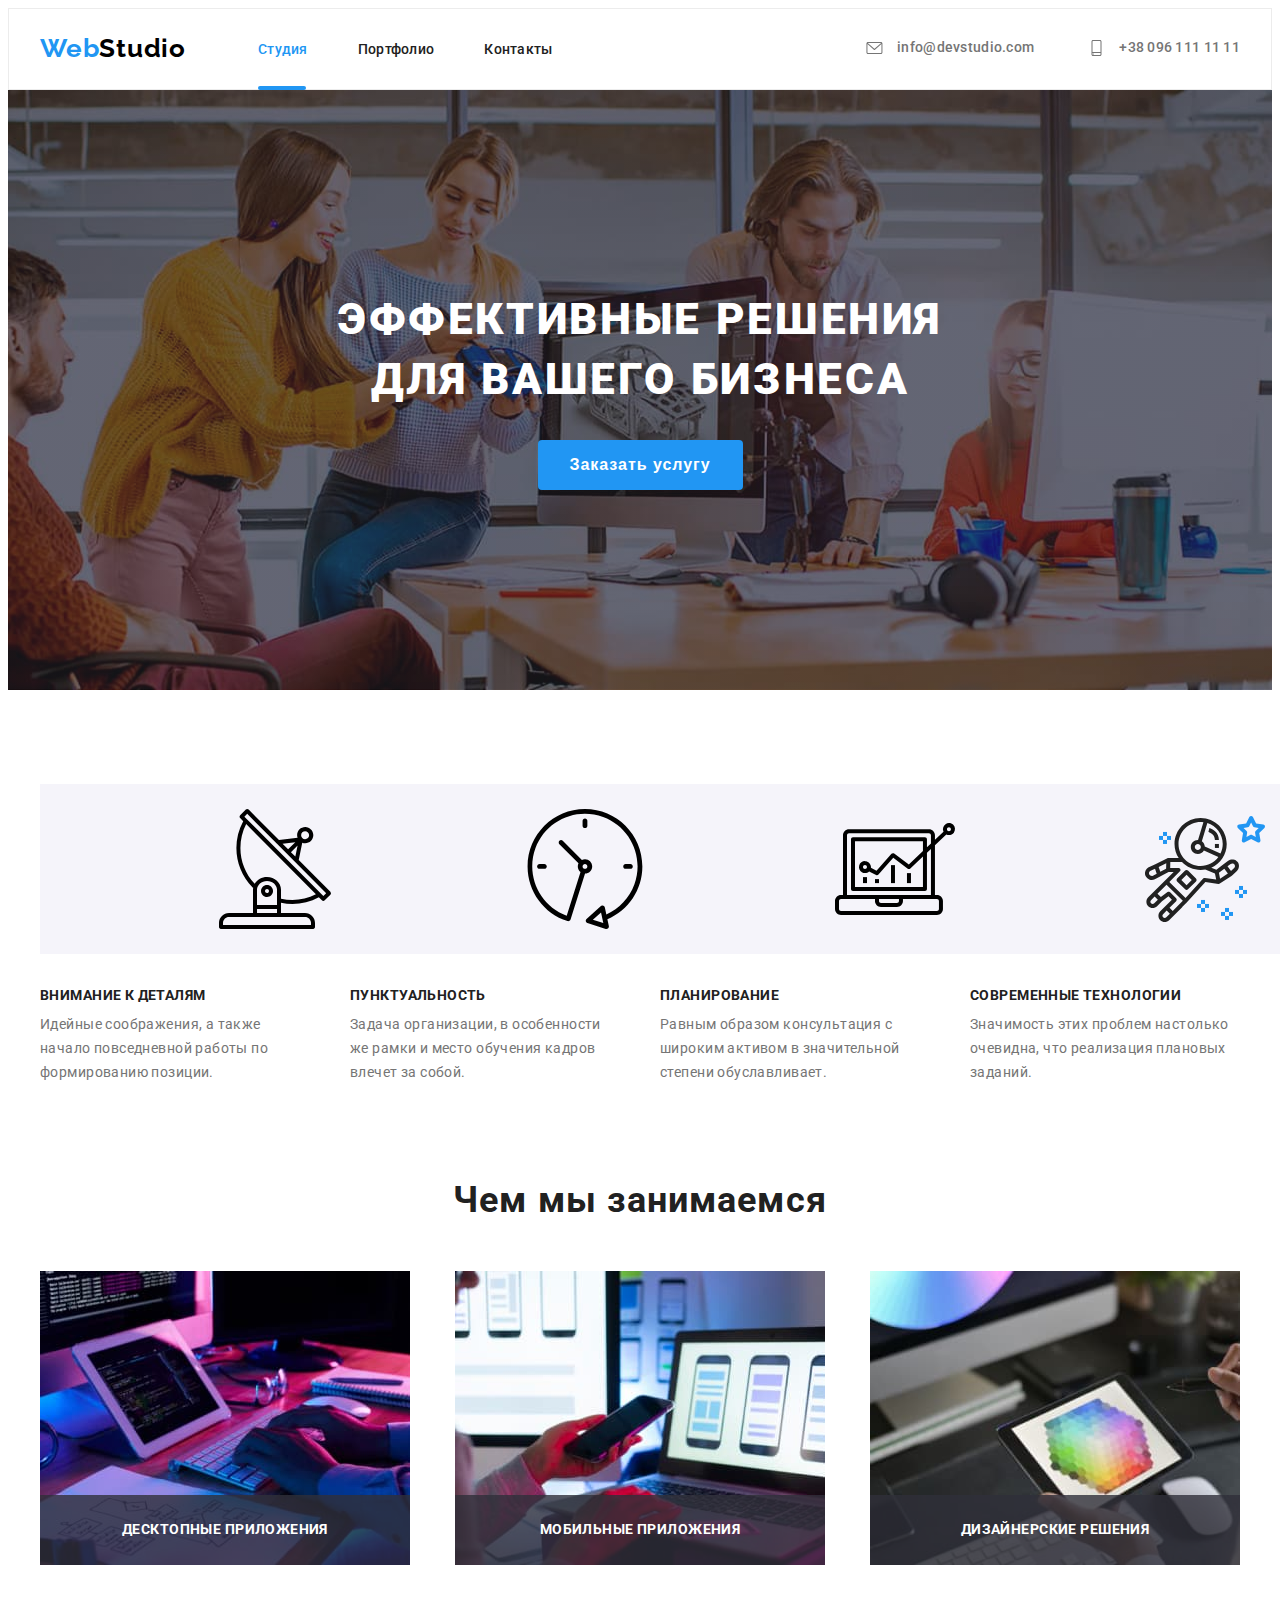
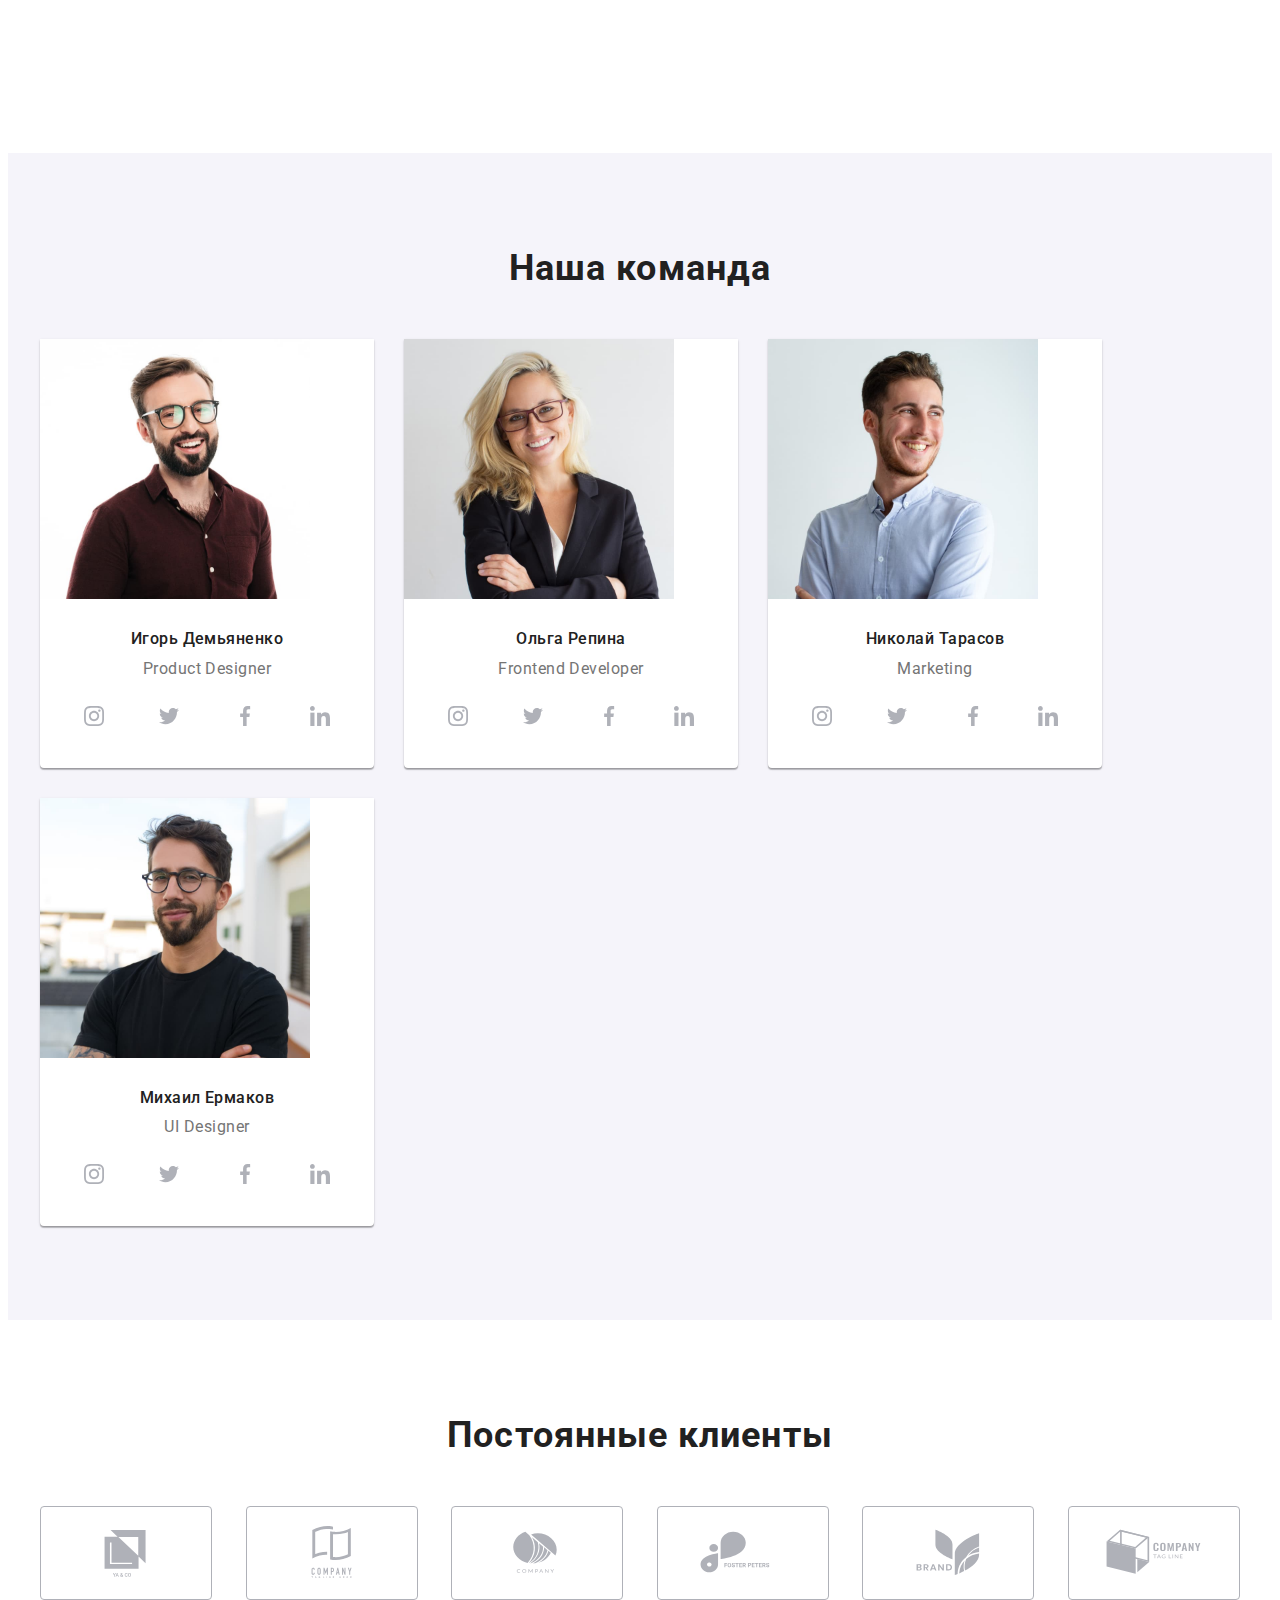
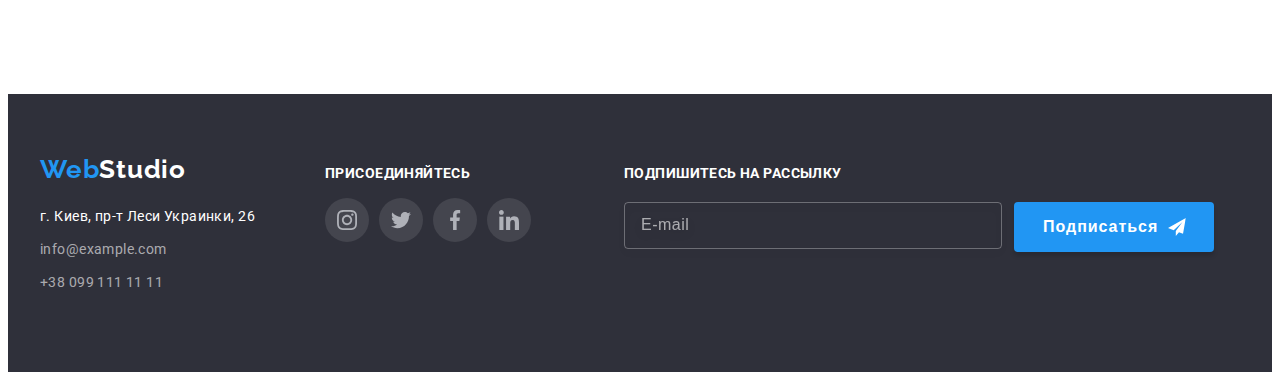
<file: index.html>
<!DOCTYPE html>
<html lang="ru">
  <head>
    <meta charset="UTF-8" />
    <meta http-equiv="X-UA-Compatible" content="IE=edge" />
    <meta name="viewport" content="width=device-width, initial-scale=1.0" />
    <title>Студия</title>
    <link rel="preconnect" href="https://fonts.gstatic.com" />
    <link
      href="https://fonts.googleapis.com/css2?family=Raleway:wght@700&family=Roboto:wght@400;500;700;900&display=swap"
      rel="stylesheet"
    />
    <link
      rel="stylesheet"
      href="https://cdnjs.cloudflare.com/ajax/libs/modern-normalize/1.1.0/modern-normalize.min.css"
      integrity="sha512-wpPYUAdjBVSE4KJnH1VR1HeZfpl1ub8YT/NKx4PuQ5NmX2tKuGu6U/JRp5y+Y8XG2tV+wKQpNHVUX03MfMFn9Q=="
      crossorigin="anonymous"
      referrerpolicy="no-referrer"
    />
    <link rel="stylesheet" href="./css/main.min.css" />
  </head>
  <body>
    <header class="header">
      <div class="container header-container">
        <a class="logo header__logo link" href="./index.html" lang="en"
          ><span class="logo_color">Web</span>Studio</a
        >
        <nav class="navigation">
          <ul class="menu list">
            <li class="menu__item">
              <a class="menu__item-link link menu__item-link_current" href="./index.html">Студия</a>
            </li>
            <li class="menu__item">
              <a class="menu__item-link link" href="./portfolio.html">Портфолио</a>
            </li>
            <li class="menu__item">
              <a class="menu__item-link link" href="#">Контакты</a>
            </li>
          </ul>
        </nav>
        <ul class="contacts header__contacts list">
          <li class="contacts__item">
            <a class="contacts__link link" href="mailto:info@devstudio.com"
              ><svg class="contacts__icon" height="12">
                <use href="./images/icons.svg#icon-mail"></use>
              </svg>
              info@devstudio.com</a
            >
          </li>
          <li class="contacts__item">
            <a class="contacts__link link" href="tel:+380961111111">
              <svg class="contacts__icon" height="16">
                <use href="./images/icons.svg#icon-smartphone"></use>
              </svg>
              +38 096 111 11 11</a
            >
          </li>
        </ul>
      </div>
    </header>
    <main>
      <!-- hero -->
      <section class="hero">
        <div class="container">
          <div class="hero-item">
            <h1 class="hero__heading">Эффективные решения для вашего бизнеса</h1>
            <button class="modal-btn button" type="button" data-modal-open>Заказать услугу</button>
          </div>
        </div>
      </section>
      <!-- our virtues -->
      <section class="virtues">
        <div class="container section">
          <h2 class="vizually_hidden">Наши достоинства</h2>
          <ul class="virtues-list list">
            <li class="virtues__item">
              <svg class="virtues__icon" height="70">
                <use href="./images/icons.svg#icon-antenna"></use>
              </svg>
              <h3 class="virtues__caption">Внимание к деталям</h3>
              <p class="virtues__slogan">
                Идейные соображения, а также начало повседневной работы по формированию позиции.
              </p>
            </li>
            <li class="virtues__item">
              <svg class="virtues__icon" height="70">
                <use href="./images/icons.svg#icon-clock"></use>
              </svg>
              <h3 class="virtues__caption">Пунктуальность</h3>
              <p class="virtues__slogan">
                Задача организации, в особенности же рамки и место обучения кадров влечет за собой.
              </p>
            </li>
            <li class="virtues__item">
              <svg class="virtues__icon" height="70">
                <use href="./images/icons.svg#icon-diagram"></use>
              </svg>
              <h3 class="virtues__caption">Планирование</h3>
              <p class="virtues__slogan">
                Равным образом консультация с широким активом в значительной степени обуславливает.
              </p>
            </li>
            <li class="virtues__item">
              <svg class="virtues__icon" height="70">
                <use href="./images/icons.svg#icon-astronaut"></use>
              </svg>
              <h3 class="virtues__caption">Современные технологии</h3>
              <p class="virtues__slogan">
                Значимость этих проблем настолько очевидна, что реализация плановых заданий.
              </p>
            </li>
          </ul>
        </div>
      </section>
      <!-- What are we doing -->
      <section class="direction">
        <div class="container section exception">
          <h2 class="direction-heading">Чем мы занимаемся</h2>
          <ul class="direction-list list">
            <li class="direction-item">
              <img
                class="direction-img"
                src="./images/tablet.jpg"
                alt="Программирование"
                width="370"
                height="294"
              />
              <p class="direction-working">Десктопные приложения</p>
            </li>
            <li class="direction-item">
              <img
                class="direction-img"
                src="./images/devices.jpg"
                alt="Адаптация под мобильные устройства"
                width="370"
                height="294"
              />
              <p class="direction-working">Мобильные приложения</p>
            </li>
            <li class="direction-item">
              <img
                class="direction-img"
                src="./images/palette.jpg"
                alt="Графический дизайн"
                width="370"
                height="294"
              />
              <p class="direction-working">Дизайнерские решения</p>
            </li>
          </ul>
        </div>
      </section>
      <!-- Our team -->
      <section class="team-section">
        <div class="container section">
          <h2 class="team-section-heading">Наша команда</h2>
          <ul class="team-list list">
            <li class="team-members">
              <img
                class="team-members-img"
                src="./images/igor_demyanenko.jpg"
                alt="Игорь Демьяненко"
                width="270"
                height="260"
              />
              <div class="team-card">
                <h3 class="team-expert">Игорь Демьяненко</h3>
                <p class="team-expert-speciality" lang="en">Product Designer</p>
                <ul class="social-list list">
                  <li class="social-list-item">
                    <a href="#" class="social-list-link">
                      <svg class="sotial-list-icon">
                        <use href="./images/icons.svg#icon-instagram"></use>
                      </svg>
                    </a>
                  </li>
                  <li>
                    <a href="#" class="social-list-link">
                      <svg class="sotial-list-icon">
                        <use href="./images/icons.svg#icon-twitter"></use>
                      </svg>
                    </a>
                  </li>
                  <li>
                    <a href="#" class="social-list-link">
                      <svg class="sotial-list-icon">
                        <use href="./images/icons.svg#icon-facebook"></use>
                      </svg>
                    </a>
                  </li>
                  <li>
                    <a href="#" class="social-list-link">
                      <svg class="sotial-list-icon">
                        <use href="./images/icons.svg#icon-linkedin"></use>
                      </svg>
                    </a>
                  </li>
                </ul>
              </div>
            </li>
            <li class="team-members">
              <img
                class="team-members-img"
                src="./images/olga_repina.jpg"
                alt="Ольга Репина"
                width="270"
                height="260"
              />
              <div class="team-card">
                <h3 class="team-expert">Ольга Репина</h3>
                <p class="team-expert-speciality" lang="en">Frontend Developer</p>
                <ul class="social-list list">
                  <li class="social-list-item">
                    <a href="#" class="social-list-link">
                      <svg class="sotial-list-icon">
                        <use href="./images/icons.svg#icon-instagram"></use>
                      </svg>
                    </a>
                  </li>
                  <li class="social-list-item">
                    <a href="#" class="social-list-link">
                      <svg class="sotial-list-icon">
                        <use href="./images/icons.svg#icon-twitter"></use>
                      </svg>
                    </a>
                  </li>
                  <li class="social-list-item">
                    <a href="#" class="social-list-link">
                      <svg class="sotial-list-icon">
                        <use href="./images/icons.svg#icon-facebook"></use>
                      </svg>
                    </a>
                  </li>
                  <li class="social-list-item">
                    <a href="#" class="social-list-link">
                      <svg class="sotial-list-icon">
                        <use href="./images/icons.svg#icon-linkedin"></use>
                      </svg>
                    </a>
                  </li>
                </ul>
              </div>
            </li>
            <li class="team-members">
              <img
                class="team-members-img"
                src="./images/nikolay_tarasov.jpg"
                alt="Николай Тарасов"
                width="270"
                height="260"
              />
              <div class="team-card">
                <h3 class="team-expert">Николай Тарасов</h3>
                <p class="team-expert-speciality" lang="en">Marketing</p>
                <ul class="social-list list">
                  <li class="social-list-item">
                    <a href="#" class="social-list-link">
                      <svg class="sotial-list-icon">
                        <use href="./images/icons.svg#icon-instagram"></use>
                      </svg>
                    </a>
                  </li>
                  <li>
                    <a href="#" class="social-list-link">
                      <svg class="sotial-list-icon">
                        <use href="./images/icons.svg#icon-twitter"></use>
                      </svg>
                    </a>
                  </li>
                  <li>
                    <a href="#" class="social-list-link">
                      <svg class="sotial-list-icon">
                        <use href="./images/icons.svg#icon-facebook"></use>
                      </svg>
                    </a>
                  </li>
                  <li>
                    <a href="#" class="social-list-link">
                      <svg class="sotial-list-icon">
                        <use href="./images/icons.svg#icon-linkedin"></use>
                      </svg>
                    </a>
                  </li>
                </ul>
              </div>
            </li>
            <li class="team-members">
              <img
                class="team-members-img"
                src="./images/mikhail_ermakov.jpg"
                alt="Михаил Ермаков"
                width="270"
                height="260"
              />
              <div class="team-card">
                <h3 class="team-expert">Михаил Ермаков</h3>
                <p class="team-expert-speciality" lang="en">UI Designer</p>
                <ul class="social-list list">
                  <li class="social-list-item">
                    <a href="#" class="social-list-link">
                      <svg class="sotial-list-icon">
                        <use href="./images/icons.svg#icon-instagram"></use>
                      </svg>
                    </a>
                  </li>
                  <li>
                    <a href="#" class="social-list-link">
                      <svg class="sotial-list-icon">
                        <use href="./images/icons.svg#icon-twitter"></use>
                      </svg>
                    </a>
                  </li>
                  <li>
                    <a href="#" class="social-list-link">
                      <svg class="sotial-list-icon">
                        <use href="./images/icons.svg#icon-facebook"></use>
                      </svg>
                    </a>
                  </li>
                  <li>
                    <a href="#" class="social-list-link">
                      <svg class="sotial-list-icon">
                        <use href="./images/icons.svg#icon-linkedin"></use>
                      </svg>
                    </a>
                  </li>
                </ul>
              </div>
            </li>
          </ul>
        </div>
      </section>
      <!-- Our clientі -->
      <section class="company-section">
        <div class="container section">
          <h2 class="company-section-heading">Постоянные клиенты</h2>
          <ul class="company-list list">
            <li class="company-list-item">
              <a href="#" class="company-list-link">
                <svg class="company-list-icon" height="60">
                  <use href="./images/icons.svg#icon-yaco"></use>
                </svg>
              </a>
            </li>
            <li class="company-list-item">
              <a href="#" class="company-list-link">
                <svg class="company-list-icon" height="60">
                  <use href="./images/icons.svg#icon-tag_line_here"></use>
                </svg>
              </a>
            </li>

            <li class="company-list-item">
              <a href="#" class="company-list-link">
                <svg class="company-list-icon" height="60">
                  <use href="./images/icons.svg#icon-company"></use>
                </svg>
              </a>
            </li>
            <li class="company-list-item">
              <a href="#" class="company-list-link">
                <svg class="company-list-icon" height="60">
                  <use href="./images/icons.svg#icon-foster_peters"></use>
                </svg>
              </a>
            </li>
            <li class="company-list-item">
              <a href="#" class="company-list-link">
                <svg class="company-list-icon" height="60">
                  <use href="./images/icons.svg#icon-brand"></use>
                </svg>
              </a>
            </li>
            <li class="company-list-item">
              <a href="#" class="company-list-link">
                <svg class="company-list-icon" height="60">
                  <use href="./images/icons.svg#icon-tag_line_company"></use>
                </svg>
              </a>
            </li>
          </ul>
        </div>
      </section>
    </main>
    <footer class="footer">
      <div class="footer-item container">
        <div>
          <div class="the-logo the-logo__container">
            <a class="logo footer_logo link" href="./index.html"
              ><span class="logo_color">Web</span>Studio</a
            >
          </div>
          <div class="footer-address">
            <address class="main-contacts">
              <ul class="main-contacts-list list">
                <li class="main-contacts-item">
                  <a
                    class="main-contacts-link link"
                    href="https://goo.gl/maps/YphXSQES8inVwbMm6"
                    target="_blank"
                    rel="noopener noreferrer"
                    >г. Киев, пр-т Леси Украинки, 26</a
                  >
                </li>
                <li class="main-contacts-item">
                  <a class="main-contacts-link footer-contacts link" href="mailto:info@example.com"
                    >info@example.com</a
                  >
                </li>
                <li class="main-contacts-item">
                  <a class="main-contacts-link footer-contacts link" href="tel:+380991111111"
                    >+38 099 111 11 11</a
                  >
                </li>
              </ul>
            </address>
          </div>
        </div>
        <div class="sotial-join-container">
          <p class="sotial-join">присоединяйтесь</p>
          <ul class="footer-social-list list">
            <li class="footer-social-item">
              <a href="#" class="social-list-link link-bg">
                <svg class="sotial-list-icon">
                  <use href="./images/icons.svg#icon-instagram"></use>
                </svg>
              </a>
            </li>
            <li class="footer-social-item">
              <a href="#" class="social-list-link link-bg">
                <svg class="sotial-list-icon">
                  <use href="./images/icons.svg#icon-twitter"></use>
                </svg>
              </a>
            </li>
            <li class="footer-social-item">
              <a href="#" class="social-list-link link-bg">
                <svg class="sotial-list-icon">
                  <use href="./images/icons.svg#icon-facebook"></use>
                </svg>
              </a>
            </li>
            <li class="footer-social-item">
              <a href="#" class="social-list-link link-bg">
                <svg class="sotial-list-icon">
                  <use href="./images/icons.svg#icon-linkedin"></use>
                </svg>
              </a>
            </li>
          </ul>
        </div>
        <div class="subscription">
          <p class="subscription-head">Подпишитесь на рассылку</p>
          <form action="#" class="subscription-form">
            <label class="">
              <input
                type="email"
                class="subscription-user-name"
                name="user-email-subscription"
                placeholder="E-mail"
                required
              />
            </label>
            <button type="submit" class="subscription-button">
              <span class="subscription-button-text">Подписаться</span>
              <svg class="subscription-icon" height="24">
                <use href="./images/icons.svg#icon-icon_send"></use>
              </svg>
            </button>
          </form>
        </div>
      </div>
    </footer>
    <div class="backdrop is-hidden" data-modal>
      <div class="modal">
        <button type="button" class="close-btn" data-modal-close>
          <svg class="close-btn-icon" height="18">
            <use href="./images/icons.svg#icon-close-black"></use>
          </svg>
        </button>
        <form action="#" class="modal-form">
          <p class="modal-form-head">Оставьте свои данные, мы вам перезвоним</p>
          <label class="modal-form-label">
            Имя
            <span class="input-icon">
              <input
                type="text"
                class="modal-form-input"
                name="user-name"
                minlength="2"
                pattern="[A-Za-zА-Яа-яЁё]+"
                title="Любые буквы русского и латинского алфавита"
                required
              />
              <svg class="modal-form-icon">
                <use href="./images/icons.svg#icon-person_form"></use>
              </svg>
            </span>
          </label>
          <label class="modal-form-label">
            Телефон
            <span class="input-icon">
              <input
                type="tel"
                class="modal-form-input"
                name="user-tel"
                pattern="[0-9]{3}-[0-9]{3}-[0-9]{2}-[0-9]{2}"
                title="050-000-00-00"
                required
              />
              <svg class="modal-form-icon">
                <use href="./images/icons.svg#icon-phone_form"></use>
              </svg>
            </span>
          </label>
          <label class="modal-form-label">
            Почта
            <span class="input-icon">
              <input type="email" class="modal-form-input" name="user-email" required />
              <svg class="modal-form-icon">
                <use href="./images/icons.svg#icon-email_form"></use>
              </svg>
            </span>
          </label>
          <label class="modal-form-coment">
            Комментарий
            <textarea
              class="modal-form-message"
              name="user-message"
              placeholder="Введите текст"
            ></textarea>
          </label>
          <input
            type="checkbox"
            class="modal-form-checkbox vizually-hidden"
            id="verification-of-agreement"
          />
          <label for="verification-of-agreement" class="modal-form-checkbox-label"
            >Соглашаюсь с рассылкой и принимаю&nbsp;<a href="#" class="conditions"
              >Условия договора</a
            >
          </label>
          <button type="submit" class="nodal-form-button">Отправить</button>
        </form>
      </div>
    </div>
    <script src="./js/modal.js"></script>
  </body>
</html>
</file>
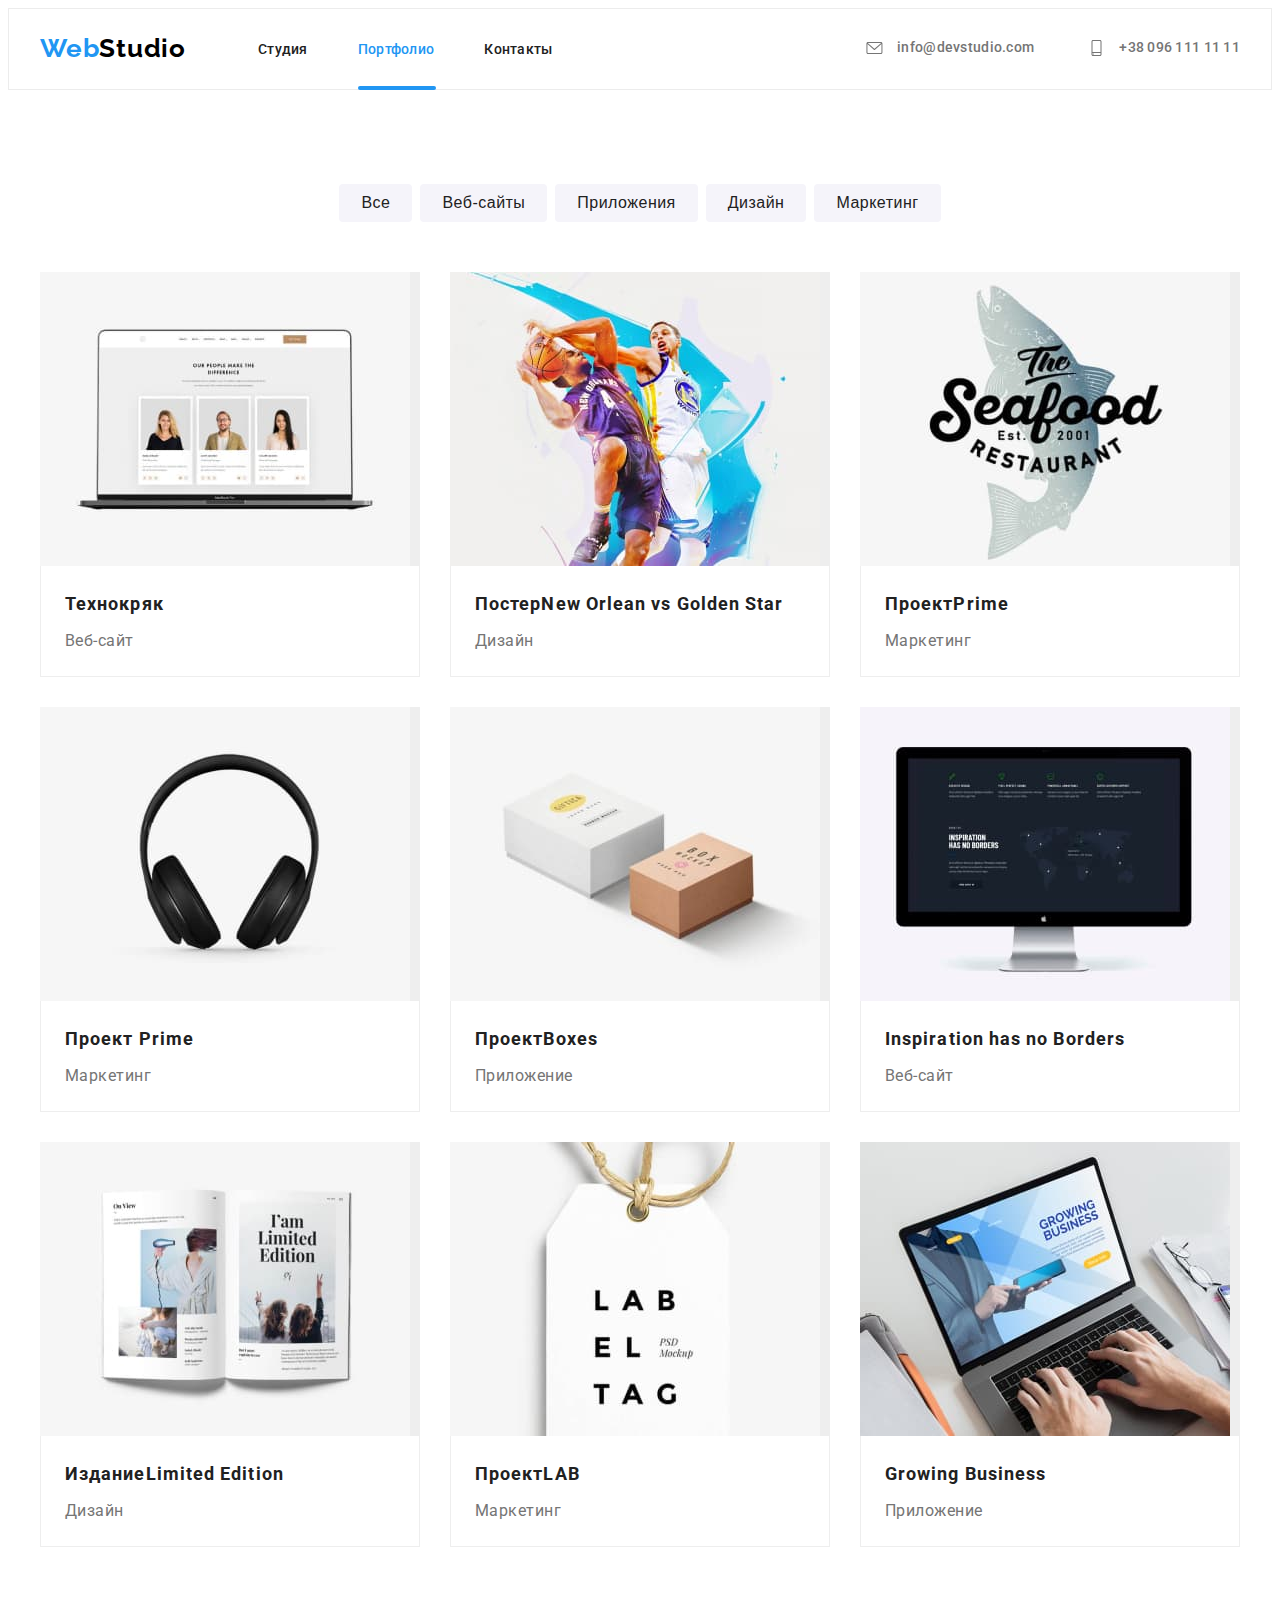
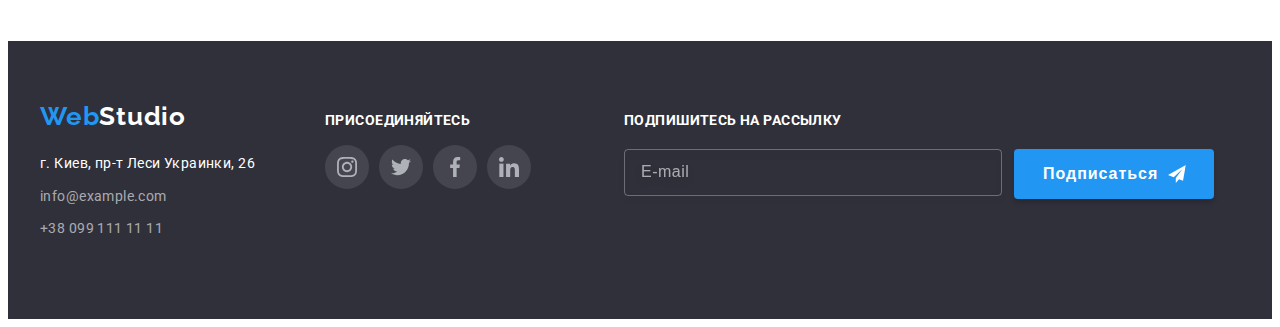
<file: portfolio.html>
<!DOCTYPE html>
<html lang="en">
  <head>
    <meta charset="UTF-8" />
    <meta http-equiv="X-UA-Compatible" content="IE=edge" />
    <meta name="viewport" content="width=device-width, initial-scale=1.0" />
    <title>Portfolio</title>
    <link rel="preconnect" href="https://fonts.gstatic.com" />
    <link
      href="https://fonts.googleapis.com/css2?family=Raleway:wght@700&family=Roboto:wght@400;500;700;900&display=swap"
      rel="stylesheet"
    />
    <link
      rel="stylesheet"
      href="https://cdnjs.cloudflare.com/ajax/libs/modern-normalize/1.1.0/modern-normalize.min.css"
      integrity="sha512-wpPYUAdjBVSE4KJnH1VR1HeZfpl1ub8YT/NKx4PuQ5NmX2tKuGu6U/JRp5y+Y8XG2tV+wKQpNHVUX03MfMFn9Q=="
      crossorigin="anonymous"
      referrerpolicy="no-referrer"
    />
    <link rel="stylesheet" href="./css/main.min.css" />
  </head>
  <body>
    <header class="header">
      <div class="container header-container">
        <a class="logo header__logo link" href="./index.html" lang="en"
          ><span class="logo_color">Web</span>Studio</a
        >
        <nav class="navigation">
          <ul class="menu list">
            <li class="menu__item">
              <a class="menu__item-link link" href="./index.html">Студия</a>
            </li>
            <li class="menu__item">
              <a class="menu__item-link link menu__item-link_current menu__item-link_current-portfolio-line" href="./portfolio.html"
                >Портфолио</a
              >
            </li>
            <li class="menu__item">
              <a class="menu__item-link link" href="#">Контакты</a>
            </li>
          </ul>
        </nav>
        <ul class="contacts header__contacts list">
          <li class="contacts__item">
            <a class="contacts__link link" href="mailto:info@devstudio.com">
              <svg class="contacts__icon" height="12">
                <use href="./images/icons.svg#icon-mail"></use>
              </svg>
              info@devstudio.com</a
            >
          </li>
          <li class="contacts__item">
            <a class="contacts__link link" href="tel:+380961111111">
              <svg class="contacts__icon" height="16">
                <use href="./images/icons.svg#icon-smartphone"></use>
              </svg>
              +38 096 111 11 11</a
            >
          </li>
        </ul>
      </div>
    </header>
    <main>
      <!-- Portfolio -->
      <section class="portfolio">
        <div class="container section">
          <h1 class="vizually_hidden">Наши проекты</h1>
          <div class="filter">
            <ul class="filter-menu list">
              <li class="filter-menu-item">
                <button class="filter-btn btn-all" type="button">Все</button>
              </li>
              <li class="filter-menu-item">
                <button class="filter-btn btn-website" type="button">Веб-сайты</button>
              </li>
              <li class="filter-menu-item">
                <button class="filter-btn btn-app" type="button">Приложения</button>
              </li>
              <li class="filter-menu-item">
                <button class="filter-btn btn-scheme" type="button">Дизайн</button>
              </li>
              <li class="filter-menu-item">
                <button class="filter-btn btn-marketing" type="button">Маркетинг</button>
              </li>
            </ul>
          </div>
          <div class="portfolio-flex">
            <ul class="portfolio-list list">
              <li class="portfolio-item">
                <a class="portfolio-link link" href="#">
                  <div class="overlay-wraper">
                    <img
                      class="portfolio-img"
                      src="./images/screen.jpg"
                      alt=" Экран ноутбука "
                      width="370"
                      height="294"
                    />
                    <p class="overlay">
                      Технокряк это современная площадка распространения коронавируса. Компании
                      используют эту платформу для цифрового шпионажа и атак на защищённые сервера
                      конкурентов.
                    </p>
                  </div>
                  <div class="border">
                    <h3 class="portfolio-subtitle">Технокряк</h3>
                    <p class="portfolio-prodjekt">Веб-сайт</p>
                  </div>
                </a>
              </li>
              <li class="portfolio-item">
                <a class="portfolio-link link" href="#">
                  <div class="overlay-wraper">
                    <img
                      class="portfolio-img"
                      src="./images/poster.jpg"
                      alt=" Баскетболисты "
                      width="370"
                      height="294"
                    />
                    <p class="overlay">
                      Технокряк это современная площадка распространения коронавируса. Компании
                      используют эту платформу для цифрового шпионажа и атак на защищённые сервера
                      конкурентов.
                    </p>
                  </div>
                  <div class="border">
                    <h2 class="portfolio-subtitle">
                      Постер<span lang="en">New Orlean vs Golden Star</span>
                    </h2>
                    <p class="portfolio-prodjekt">Дизайн</p>
                  </div>
                </a>
              </li>
              <li class="portfolio-item">
                <a class="portfolio-link link" href="#">
                  <div class="overlay-wraper">
                    <img
                      class="portfolio-img"
                      src="./images/restaurant_logo.jpg"
                      alt=" Логотип ресторана Морепродукты "
                      width="370"
                      height="294"
                    />
                    <p class="overlay">
                      Технокряк это современная площадка распространения коронавируса. Компании
                      используют эту платформу для цифрового шпионажа и атак на защищённые сервера
                      конкурентов.
                    </p>
                  </div>
                  <div class="border">
                    <h2 class="portfolio-subtitle">Проект<span lang="en">Prime</span></h2>
                    <p class="portfolio-prodjekt">Маркетинг</p>
                  </div>
                </a>
              </li>
              <li class="portfolio-item">
                <a class="portfolio-link link" href="#">
                  <div class="overlay-wraper">
                    <img
                      class="portfolio-img"
                      src="./images/headphones.jpg"
                      alt=" Баскетболисты "
                      width="370"
                      height="294"
                    />
                    <p class="overlay">
                      Технокряк это современная площадка распространения коронавируса. Компании
                      используют эту платформу для цифрового шпионажа и атак на защищённые сервера
                      конкурентов.
                    </p>
                  </div>
                  <div class="border">
                    <h2 class="portfolio-subtitle">Проект<span lang="en"> Prime</span></h2>
                    <p class="portfolio-prodjekt">Маркетинг</p>
                  </div>
                </a>
              </li>
              <li class="portfolio-item">
                <a class="portfolio-link link" href="#">
                  <div class="overlay-wraper">
                    <img
                      class="portfolio-img"
                      src="./images/boxes.jpg"
                      alt=" Подарочные коробки "
                      width="370"
                      height="294"
                    />
                    <p class="overlay">
                      Технокряк это современная площадка распространения коронавируса. Компании
                      используют эту платформу для цифрового шпионажа и атак на защищённые сервера
                      конкурентов.
                    </p>
                  </div>
                  <div class="border">
                    <h2 class="portfolio-subtitle">Проект<span lang="en">Boxes</span></h2>
                    <p class="portfolio-prodjekt">Приложение</p>
                  </div>
                </a>
              </li>
              <li class="portfolio-item">
                <a class="portfolio-link link" href="#">
                  <div class="overlay-wraper">
                    <img
                      class="portfolio-img"
                      src="./images/monitor_screen.jpg"
                      alt=" Экран монитора "
                      width="370"
                      height="294"
                    />
                    <p class="overlay">
                      Технокряк это современная площадка распространения коронавируса. Компании
                      используют эту платформу для цифрового шпионажа и атак на защищённые сервера
                      конкурентов.
                    </p>
                  </div>
                  <div class="border">
                    <h2 class="portfolio-subtitle">
                      <span lang="en">Inspiration has no Borders</span>
                    </h2>
                    <p class="portfolio-prodjekt">Веб-сайт</p>
                  </div>
                </a>
              </li>
              <li class="portfolio-item">
                <a class="portfolio-link link" href="#">
                  <div class="overlay-wraper">
                    <img
                      class="portfolio-img"
                      src="./images/magazine.jpg"
                      alt=" Журнал "
                      width="370"
                      height="294"
                    />
                    <p class="overlay">
                      Технокряк это современная площадка распространения коронавируса. Компании
                      используют эту платформу для цифрового шпионажа и атак на защищённые сервера
                      конкурентов.
                    </p>
                  </div>
                  <div class="border">
                    <h2 class="portfolio-subtitle">
                      Издание<span lang="en">Limited Edition</span>
                    </h2>
                    <p class="portfolio-prodjekt">Дизайн</p>
                  </div>
                </a>
              </li>
              <li class="portfolio-item">
                <a class="portfolio-link link" href="#">
                  <div class="overlay-wraper">
                    <img
                      class="portfolio-img"
                      src="./images/label.jpg"
                      alt=" Этикетка "
                      width="370"
                      height="294"
                    />
                    <p class="overlay">
                      Технокряк это современная площадка распространения коронавируса. Компании
                      используют эту платформу для цифрового шпионажа и атак на защищённые сервера
                      конкурентов.
                    </p>
                  </div>
                  <div class="border">
                    <h2 class="portfolio-subtitle">Проект<span lang="en">LAB</span></h2>
                    <p class="portfolio-prodjekt">Маркетинг</p>
                  </div>
                </a>
              </li>
              <li class="portfolio-item">
                <a class="portfolio-link link" href="#">
                  <div class="overlay-wraper">
                    <img
                      class="portfolio-img"
                      src="./images/laptop.jpg"
                      alt=" Ноутбук "
                      width="370"
                      height="294"
                    />
                    <p class="overlay">
                      Технокряк это современная площадка распространения коронавируса. Компании
                      используют эту платформу для цифрового шпионажа и атак на защищённые сервера
                      конкурентов.
                    </p>
                  </div>
                  <div class="border">
                    <h2 class="portfolio-subtitle"><span lang="en">Growing Business</span></h2>
                    <p class="portfolio-prodjekt">Приложение</p>
                  </div>
                </a>
              </li>
            </ul>
          </div>
        </div>
      </section>
    </main>
  <footer class="footer">
    <div class="footer-item container">
      <div>
        <div class="the-logo the-logo__container">
          <a class="logo footer_logo link" href="./index.html"><span class="logo_color">Web</span>Studio</a>
        </div>
        <div class="footer-address">
          <address class="main-contacts">
            <ul class="main-contacts-list list">
              <li class="main-contacts-item">
                <a class="main-contacts-link link" href="https://goo.gl/maps/YphXSQES8inVwbMm6" target="_blank"
                  rel="noopener noreferrer">г. Киев, пр-т Леси Украинки, 26</a>
              </li>
              <li class="main-contacts-item">
                <a class="main-contacts-link footer-contacts link" href="mailto:info@example.com">info@example.com</a>
              </li>
              <li class="main-contacts-item">
                <a class="main-contacts-link footer-contacts link" href="tel:+380991111111">+38 099 111 11 11</a>
              </li>
            </ul>
          </address>
        </div>
      </div>
      <div class="sotial-join-container">
        <p class="sotial-join">присоединяйтесь</p>
        <ul class="footer-social-list list">
          <li class="footer-social-item">
            <a href="#" class="social-list-link link-bg">
              <svg class="sotial-list-icon">
                <use href="./images/icons.svg#icon-instagram"></use>
              </svg>
            </a>
          </li>
          <li class="footer-social-item">
            <a href="#" class="social-list-link link-bg">
              <svg class="sotial-list-icon">
                <use href="./images/icons.svg#icon-twitter"></use>
              </svg>
            </a>
          </li>
          <li class="footer-social-item">
            <a href="#" class="social-list-link link-bg">
              <svg class="sotial-list-icon">
                <use href="./images/icons.svg#icon-facebook"></use>
              </svg>
            </a>
          </li>
          <li class="footer-social-item">
            <a href="#" class="social-list-link link-bg">
              <svg class="sotial-list-icon">
                <use href="./images/icons.svg#icon-linkedin"></use>
              </svg>
            </a>
          </li>
        </ul>
      </div>
      <div class="subscription">
        <p class="subscription-head">Подпишитесь на рассылку</p>
        <form action="#" class="subscription-form">
          <label class="">
            <input type="email" class="subscription-user-name" name="user-email-subscription" placeholder="E-mail"
              required />
          </label>
          <button type="submit" class="subscription-button">
            <span class="subscription-button-text">Подписаться</span>
            <svg class="subscription-icon" height="24">
              <use href="./images/icons.svg#icon-icon_send"></use>
            </svg>
          </button>
        </form>
      </div>
    </div>
  </footer>
  </body>
</html>
</file>
<file: css/main.min.css>
:root{--main-font: 'Roboto', sans-serif;--secondary-font: 'Raleway', sans-serif;--accent-color: #2196f3;--background-color: #e5e5e5}.list{list-style:none}.link{text-decoration:none}h1,h2,h3,h4,h5,h6,p{margin-top:0;margin-bottom:0}ol,ul{margin-top:0;margin-bottom:0;padding-left:0}img{display:block}body{font-family:'Roboto', sans-serif;color:#212121}.vizually_hidden{position:absolute;clip:rect(0 0 0 0);width:1px;height:1px;margin:-1px}.container{width:1200px;margin:0 auto;padding-left:15px;padding-right:15px}.section{padding-top:94px;padding-bottom:94px}.logo{font-family:var(--secondary-font);font-weight:700;font-size:26px;line-height:1.19;letter-spacing:0.03em;color:#000000}.header__logo{margin-right:72px}.logo_color{font-family:var(--secondary-font);font-weight:700;font-size:26px;line-height:1.19;letter-spacing:0.03em;color:var(--accent-color)}.the-logo__container{margin-bottom:20px;padding-top:60px}.footer_logo{margin-right:0px;color:#ffffff}.header{background:#ffffff;padding-top:24px;padding-bottom:25px;border:1px solid #ececec}.header-container{display:-webkit-box;display:-ms-flexbox;display:flex;-webkit-box-align:center;-ms-flex-align:center;align-items:center}.menu{display:-webkit-box;display:-ms-flexbox;display:flex;-webkit-box-align:center;-ms-flex-align:center;align-items:center}.contacts{display:-webkit-box;display:-ms-flexbox;display:flex;-webkit-box-align:center;-ms-flex-align:center;align-items:center}.header__contacts{margin-left:auto}.contacts__link{display:-webkit-box;display:-ms-flexbox;display:flex;-webkit-box-align:center;-ms-flex-align:center;align-items:center}.contacts__icon{max-width:25px}.menu__item:not(:last-child){margin-right:50px}.menu__item-link{font-weight:500;font-size:14px;line-height:1.14;letter-spacing:0.02em;color:#212121;-webkit-transition:color 250ms cubic-bezier(0.4, 0, 0.2, 1);transition:color 250ms cubic-bezier(0.4, 0, 0.2, 1)}.menu__item-link:hover,.menu__item-link:focus{color:var(--accent-color)}.menu__item-link_current{color:var(--accent-color)}.menu__item-link_current::after{content:'';display:block;width:48px;height:4px;position:absolute;margin-top:28px;background:var(--accent-color);border-radius:2px}.menu__item-link_current-portfolio-line::after{width:78px}.contacts__item:not(:last-child){margin-right:50px}.contacts__icon{display:block;margin-right:10px;fill:currentColor}.contacts__link{font-weight:500;font-size:14px;line-height:1.14;letter-spacing:0.02em;color:#757575;-webkit-transition:color 250ms cubic-bezier(0.4, 0, 0.2, 1);transition:color 250ms cubic-bezier(0.4, 0, 0.2, 1)}.contacts__link:hover,.contacts__link:focus{color:var(--accent-color)}.header{background:#ffffff;padding-top:24px;padding-bottom:25px;border:1px solid #ececec}.header-container{display:-webkit-box;display:-ms-flexbox;display:flex;-webkit-box-align:center;-ms-flex-align:center;align-items:center}.menu{display:-webkit-box;display:-ms-flexbox;display:flex;-webkit-box-align:center;-ms-flex-align:center;align-items:center}.contacts{display:-webkit-box;display:-ms-flexbox;display:flex;-webkit-box-align:center;-ms-flex-align:center;align-items:center}.header__contacts{margin-left:auto}.contacts__link{display:-webkit-box;display:-ms-flexbox;display:flex;-webkit-box-align:center;-ms-flex-align:center;align-items:center}.contacts__icon{max-width:25px}.menu__item:not(:last-child){margin-right:50px}.menu__item-link{font-weight:500;font-size:14px;line-height:1.14;letter-spacing:0.02em;color:#212121;-webkit-transition:color 250ms cubic-bezier(0.4, 0, 0.2, 1);transition:color 250ms cubic-bezier(0.4, 0, 0.2, 1)}.menu__item-link:hover,.menu__item-link:focus{color:var(--accent-color)}.menu__item-link_current{color:var(--accent-color)}.menu__item-link_current::after{content:'';display:block;width:48px;height:4px;position:absolute;margin-top:28px;background:var(--accent-color);border-radius:2px}.menu__item-link_current-portfolio-line::after{width:78px}.contacts__item:not(:last-child){margin-right:50px}.contacts__icon{display:block;margin-right:10px;fill:currentColor}.contacts__link{font-weight:500;font-size:14px;line-height:1.14;letter-spacing:0.02em;color:#757575;-webkit-transition:color 250ms cubic-bezier(0.4, 0, 0.2, 1);transition:color 250ms cubic-bezier(0.4, 0, 0.2, 1)}.contacts__link:hover,.contacts__link:focus{color:var(--accent-color)}.hero{background-image:-webkit-gradient(linear, left top, left bottom, from(rgba(47,48,58,0.4)), to(rgba(47,48,58,0.4))),url(../images/background.jpg);background-image:linear-gradient(rgba(47,48,58,0.4), rgba(47,48,58,0.4)),url(../images/background.jpg);background-repeat:no-repeat;background-position:50% 50%;background-size:1600px;background-color:#2f303a;text-align:center}.hero__heading{width:696px;margin:0 auto;margin-bottom:30px;font-weight:900;font-size:44px;line-height:1.36;letter-spacing:0.06em;text-transform:uppercase;color:#ffffff}.hero-item{padding-top:200px;padding-bottom:200px}.modal-btn{display:block;border:none;padding-top:10px;padding-right:32px;padding-bottom:10px;padding-left:32px;left:700px;top:430px;margin:0 auto;border-radius:4px;font-weight:700;font-size:16px;line-height:1.87;letter-spacing:0.06em;color:#ffffff;background:var(--accent-color);cursor:pointer}.virtues-list{display:-webkit-box;display:-ms-flexbox;display:flex;-webkit-box-pack:justify;-ms-flex-pack:justify;justify-content:space-between}.virtues__icon{background-color:#f5f4fa;width:270px;height:120px;padding-top:25px;padding-right:100px;padding-bottom:25px;padding-left:100px;margin-bottom:30px}.virtues__item{width:270px}.virtues__caption{margin-bottom:10px;font-weight:700;font-size:14px;line-height:1.14;letter-spacing:0.03em;text-transform:uppercase}.virtues__slogan{font-weight:400;font-size:14px;line-height:1.71;letter-spacing:0.03em;color:#757575}.direction-heading,.team-section-heading,.company-section-heading{font-weight:700;font-size:36px;line-height:1.17;text-align:center;letter-spacing:0.03em;color:#212121;margin-bottom:50px}.exception{padding-top:0}.direction-list{-ms-flex-preferred-size:calc((100% - 90px) / 3);flex-basis:calc((100% - 90px) / 3);display:-webkit-box;display:-ms-flexbox;display:flex;-webkit-box-pack:justify;-ms-flex-pack:justify;justify-content:space-between;padding-bottom:94px}.direction-working{position:absolute;font-weight:700;font-size:14px;line-height:1.14;text-align:center;letter-spacing:0.03em;text-transform:uppercase;left:0px;bottom:0px;color:#ffffff;background:rgba(47,48,58,0.8);padding-top:27px;padding-bottom:27px;width:100%}.direction-item{position:relative}.team-list{display:-webkit-box;display:-ms-flexbox;display:flex;-ms-flex-wrap:wrap;flex-wrap:wrap;margin-left:-30px;margin-top:-30px}.team-section{background:#f5f4fa}.team-members{-ms-flex-preferred-size:calc((100% - 120px) / 4);flex-basis:calc((100% - 120px) / 4);margin-left:30px;margin-top:30px;background:#ffffff;border-radius:0px 0px 4px 4px;-webkit-box-shadow:0px 1px 3px rgba(0,0,0,0.12),0px 1px 1px rgba(0,0,0,0.14),0px 2px 1px rgba(0,0,0,0.2);box-shadow:0px 1px 3px rgba(0,0,0,0.12),0px 1px 1px rgba(0,0,0,0.14),0px 2px 1px rgba(0,0,0,0.2)}.team-card{width:270px;padding-top:30px;padding-left:32px;padding-right:32px;padding-bottom:30px}.team-expert{font-weight:500;font-size:16px;line-height:1.19;letter-spacing:0.03em;color:#212121;text-align:center}.team-expert-speciality{font-weight:400;font-size:16px;line-height:1.19;letter-spacing:0.03em;color:#757575;text-align:center;margin-top:10px}.social-list{display:-webkit-box;display:-ms-flexbox;display:flex;margin-top:16px;-webkit-box-pack:justify;-ms-flex-pack:justify;justify-content:space-between}.sotial-list-icon{width:20px;height:20px}.social-list-link{fill:#afb1b8;display:-webkit-box;display:-ms-flexbox;display:flex;-webkit-box-align:center;-ms-flex-align:center;align-items:center;-webkit-box-pack:center;-ms-flex-pack:center;justify-content:center;width:44px;height:44px;border-radius:50%;-webkit-transition:fill 250ms cubic-bezier(0.4, 0, 0.2, 1),background-color 250ms cubic-bezier(0.4, 0, 0.2, 1);transition:fill 250ms cubic-bezier(0.4, 0, 0.2, 1),background-color 250ms cubic-bezier(0.4, 0, 0.2, 1)}.social-list-link:hover,.social-list-link:focus{fill:#ffffff;background-color:var(--accent-color)}.company-list{display:-webkit-box;display:-ms-flexbox;display:flex;-webkit-box-pack:justify;-ms-flex-pack:justify;justify-content:space-between}.company-list-link{display:-webkit-box;display:-ms-flexbox;display:flex;-webkit-box-align:center;-ms-flex-align:center;align-items:center;-webkit-box-pack:center;-ms-flex-pack:center;justify-content:center;width:170px;height:92px;border:1px solid #afb1b8;border-radius:4px;fill:#afb1b8;-webkit-transition:fill 250ms cubic-bezier(0.4, 0, 0.2, 1),border 250ms cubic-bezier(0.4, 0, 0.2, 1);transition:fill 250ms cubic-bezier(0.4, 0, 0.2, 1),border 250ms cubic-bezier(0.4, 0, 0.2, 1)}.company-list-link:hover,.company-list-link:focus{fill:var(--accent-color);border:1px solid var(--accent-color)}.filter-menu{display:-webkit-box;display:-ms-flexbox;display:flex;-webkit-box-align:center;-ms-flex-align:center;align-items:center;-webkit-box-pack:center;-ms-flex-pack:center;justify-content:center}.filter{margin-bottom:34px;height:54px}.filter-menu-item:not(:last-child){margin-right:8px}.filter-btn{padding-top:6px;padding-right:22px;padding-bottom:6px;padding-left:22px;border-radius:4px;border:none;font-weight:500;font-size:16px;line-height:1.62;text-align:center;letter-spacing:0.03em;color:#212121;background:#f5f4fa;cursor:pointer;-webkit-transition:color 250ms cubic-bezier(0.4, 0, 0.2, 1),background-color 250ms cubic-bezier(0.4, 0, 0.2, 1),-webkit-box-shadow 250ms cubic-bezier(0.4, 0, 0.2, 1);transition:color 250ms cubic-bezier(0.4, 0, 0.2, 1),background-color 250ms cubic-bezier(0.4, 0, 0.2, 1),-webkit-box-shadow 250ms cubic-bezier(0.4, 0, 0.2, 1);transition:color 250ms cubic-bezier(0.4, 0, 0.2, 1),background-color 250ms cubic-bezier(0.4, 0, 0.2, 1),box-shadow 250ms cubic-bezier(0.4, 0, 0.2, 1);transition:color 250ms cubic-bezier(0.4, 0, 0.2, 1),background-color 250ms cubic-bezier(0.4, 0, 0.2, 1),box-shadow 250ms cubic-bezier(0.4, 0, 0.2, 1),-webkit-box-shadow 250ms cubic-bezier(0.4, 0, 0.2, 1)}.filter-btn:hover,.filter-btn:focus{color:#ffffff;background-color:var(--accent-color);-webkit-box-shadow:0px 3px 1px rgba(0,0,0,0.1),0px 1px 2px rgba(0,0,0,0.08),0px 2px 2px rgba(0,0,0,0.12);box-shadow:0px 3px 1px rgba(0,0,0,0.1),0px 1px 2px rgba(0,0,0,0.08),0px 2px 2px rgba(0,0,0,0.12)}.portfolio-list{display:-webkit-box;display:-ms-flexbox;display:flex;-ms-flex-wrap:wrap;flex-wrap:wrap;margin-left:-30px;margin-top:-30px}.portfolio-item{-ms-flex-preferred-size:calc((100% - 90px) / 3);flex-basis:calc((100% - 90px) / 3);margin-left:30px;margin-top:30px;background-color:#eeeeee;-webkit-transition:-webkit-box-shadow 250ms cubic-bezier(0.4, 0, 0.2, 1),-webkit-box-shadow 250ms cubic-bezier(0.4, 0, 0.2, 1);transition:-webkit-box-shadow 250ms cubic-bezier(0.4, 0, 0.2, 1),-webkit-box-shadow 250ms cubic-bezier(0.4, 0, 0.2, 1);transition:box-shadow 250ms cubic-bezier(0.4, 0, 0.2, 1),box-shadow 250ms cubic-bezier(0.4, 0, 0.2, 1);transition:box-shadow 250ms cubic-bezier(0.4, 0, 0.2, 1),box-shadow 250ms cubic-bezier(0.4, 0, 0.2, 1),-webkit-box-shadow 250ms cubic-bezier(0.4, 0, 0.2, 1),-webkit-box-shadow 250ms cubic-bezier(0.4, 0, 0.2, 1)}.portfolio-item:hover{-webkit-box-shadow:0px 1px 1px rgba(0,0,0,0.12),0px 4px 4px rgba(0,0,0,0.06),1px 4px 6px rgba(0,0,0,0.16);box-shadow:0px 1px 1px rgba(0,0,0,0.12),0px 4px 4px rgba(0,0,0,0.06),1px 4px 6px rgba(0,0,0,0.16)}.portfolio-link{display:block}.border{padding:20px 24px;background:#ffffff;border-left:1px solid #eeeeee;border-right:1px solid #eeeeee;border-bottom:1px solid #eeeeee}.portfolio-subtitle{margin-bottom:4px;font-weight:700;font-size:18px;line-height:2;letter-spacing:0.06em;color:#212121}.portfolio-prodjekt{font-weight:400;font-size:16px;line-height:1.87;letter-spacing:0.03em;color:#757575}.overlay-wraper{position:relative;overflow:hidden}.overlay{position:absolute;font-weight:400;font-size:18px;line-height:1.56;letter-spacing:0.03em;top:100%;left:0px;width:100%;height:100%;padding:63px 24px;color:#ffffff;background:rgba(33,150,243,0.9);overflow:auto;-webkit-transition:-webkit-transform 250ms cubic-bezier(0.4, 0, 0.2, 1);transition:-webkit-transform 250ms cubic-bezier(0.4, 0, 0.2, 1);transition:transform 250ms cubic-bezier(0.4, 0, 0.2, 1);transition:transform 250ms cubic-bezier(0.4, 0, 0.2, 1), -webkit-transform 250ms cubic-bezier(0.4, 0, 0.2, 1)}.portfolio-item:hover .overlay{-webkit-transform:translateY(-100%);transform:translateY(-100%)}.footer{background-color:#2f303a}.footer-item{display:-webkit-box;display:-ms-flexbox;display:flex}.main-contacts-list{padding-bottom:60px}.main-contacts-link{font-style:normal;font-weight:400;font-size:14px;line-height:1.71;letter-spacing:0.03em;color:#ffffff;-webkit-transition:color 250ms cubic-bezier(0.4, 0, 0.2, 1);transition:color 250ms cubic-bezier(0.4, 0, 0.2, 1)}.main-contacts-link:hover,.main-contacts-link:focus{color:var(--accent-color)}.main-contacts-item:not(:first-child){margin-top:9px}.footer-contacts{color:rgba(255,255,255,0.6)}.sotial-join-container{padding-top:72px;padding-left:70px;padding-bottom:100px}.sotial-join{font-family:Roboto;font-style:normal;font-weight:bold;font-size:14px;line-height:1.14;letter-spacing:0.03em;text-transform:uppercase;color:#ffffff}.footer-social-list{display:-webkit-box;display:-ms-flexbox;display:flex;margin-top:16px;margin-bottom:30px;-webkit-box-pack:justify;-ms-flex-pack:justify;justify-content:space-between}.link-bg{background-color:rgba(255,255,255,0.1)}.footer-social-item:not(:last-child){margin-right:10px}.subscription{padding-top:72px;padding-bottom:94px;padding-left:93px}.subscription-head{margin-bottom:20px;font-weight:700;font-size:14px;line-height:1.14;letter-spacing:0.03em;text-transform:uppercase;color:#ffffff}.subscription-user-name{width:358px;padding-top:15px;padding-bottom:15px;padding-left:16px;margin-right:12px;border:1px solid rgba(255,255,255,0.3);-webkit-filter:drop-shadow(0px 4px 4px rgba(0,0,0,0.15));filter:drop-shadow(0px 4px 4px rgba(0,0,0,0.15));border-radius:4px;background-color:transparent;outline:none;color:#ffffff;-webkit-transition:border-color 250ms cubic-bezier(0.4, 0, 0.2, 1);transition:border-color 250ms cubic-bezier(0.4, 0, 0.2, 1)}.subscription-user-name::-webkit-input-placeholder{font-weight:400;font-size:16px;line-height:1.25;letter-spacing:0.03em;color:rgba(255,255,255,0.6)}.subscription-user-name:-ms-input-placeholder{font-weight:400;font-size:16px;line-height:1.25;letter-spacing:0.03em;color:rgba(255,255,255,0.6)}.subscription-user-name::-ms-input-placeholder{font-weight:400;font-size:16px;line-height:1.25;letter-spacing:0.03em;color:rgba(255,255,255,0.6)}.subscription-user-name::placeholder{font-weight:400;font-size:16px;line-height:1.25;letter-spacing:0.03em;color:rgba(255,255,255,0.6)}.subscription-user-name:focus{outline:none;border-color:var(--accent-color)}.subscription-form{display:-webkit-box;display:-ms-flexbox;display:flex}.subscription-button{display:-webkit-box;display:-ms-flexbox;display:flex;-webkit-box-align:center;-ms-flex-align:center;align-items:center;padding-top:10px;padding-bottom:10px;padding-left:29px;padding-right:28px;width:200px;background:var(--accent-color);-webkit-box-shadow:0px 4px 4px rgba(0,0,0,0.15);box-shadow:0px 4px 4px rgba(0,0,0,0.15);border-radius:4px;border:none;cursor:pointer}.subscription-button-text{display:block;font-weight:700;font-size:16px;line-height:1.87;letter-spacing:0.06em;color:#ffffff}.subscription-icon{display:block;margin-left:10px}.backdrop{position:fixed;top:0;left:0;width:100vw;height:100vh;background:rgba(0,0,0,0.2);-webkit-transition:opacity 500ms cubic-bezier(0.4, 0, 0.2, 1),visibility 500ms cubic-bezier(0.4, 0, 0.2, 1);transition:opacity 500ms cubic-bezier(0.4, 0, 0.2, 1),visibility 500ms cubic-bezier(0.4, 0, 0.2, 1)}.is-hidden{opacity:0;visibility:hidden;pointer-events:none}.modal{position:absolute;left:50%;top:50%;width:528px;height:581px;padding:40px;background:#ffffff;-webkit-box-shadow:0px 1px 3px rgba(0,0,0,0.12),0px 1px 1px rgba(0,0,0,0.14),0px 2px 1px rgba(0,0,0,0.2);box-shadow:0px 1px 3px rgba(0,0,0,0.12),0px 1px 1px rgba(0,0,0,0.14),0px 2px 1px rgba(0,0,0,0.2);border-radius:4px;-webkit-transform:translate(-50%, -50%);transform:translate(-50%, -50%)}.close-btn{position:absolute;display:-webkit-box;display:-ms-flexbox;display:flex;-webkit-box-align:center;-ms-flex-align:center;align-items:center;-webkit-box-pack:center;-ms-flex-pack:center;justify-content:center;top:8px;right:8px;width:30px;height:30px;background:#ffffff;border:1px solid rgba(0,0,0,0.1);border-radius:50%;padding:6px;cursor:pointer;outline:none}.close-btn-icon{fill:black;-webkit-transition:fill 250ms cubic-bezier(0.4, 0, 0.2, 1);transition:fill 250ms cubic-bezier(0.4, 0, 0.2, 1)}.close-btn:focus .close-btn-icon{fill:var(--accent-color)}.close-btn-icon:hover{fill:var(--accent-color)}.modal-form{display:-webkit-box;display:-ms-flexbox;display:flex;-webkit-box-orient:vertical;-webkit-box-direction:normal;-ms-flex-direction:column;flex-direction:column}.modal-form-head{font-weight:700;font-size:20px;line-height:1.15;text-align:center;margin-bottom:12px;letter-spacing:0.03em;color:#212121}.modal-form-label{margin-bottom:10px;font-weight:400;font-size:12px;line-height:1.16;letter-spacing:0.01em;color:#757575}.modal-form-input{width:100%;height:40px;padding-top:12px;padding-bottom:12px;padding-left:42px;border:1px solid rgba(33,33,33,0.2);border-radius:4px;-webkit-transition:border-color 250ms cubic-bezier(0.4, 0, 0.2, 1);transition:border-color 250ms cubic-bezier(0.4, 0, 0.2, 1)}.modal-form-input:focus{outline:none;border-color:var(--accent-color)}.input-icon{position:relative;display:block;margin-top:4px}.modal-form-icon{position:absolute;display:block;left:12px;top:50%;-webkit-transform:translateY(-50%);transform:translateY(-50%);width:18px;height:18px;fill:#212121;-webkit-transition:fill 250ms cubic-bezier(0.4, 0, 0.2, 1);transition:fill 250ms cubic-bezier(0.4, 0, 0.2, 1)}.modal-form-input:focus+.modal-form-icon{fill:var(--accent-color)}.modal-form-coment{font-weight:400;font-size:12px;line-height:1.16;letter-spacing:0.01em;color:#757575}.modal-form-message{width:100%;height:120px;margin-top:4px;padding:12px 16px;border:1px solid rgba(33,33,33,0.2);border-radius:4px;resize:none;-webkit-transition:border-color 250ms cubic-bezier(0.4, 0, 0.2, 1);transition:border-color 250ms cubic-bezier(0.4, 0, 0.2, 1)}.modal-form-message:placeholder{font-style:400;font-size:14px;line-height:1.14;letter-spacing:0.01em;color:rgba(117,117,117,0.5)}.modal-form-message:placeholder:focus{outline:none;border-color:var(--accent-color)}.modal-form-checkbox-label{display:-webkit-box;display:-ms-flexbox;display:flex;-webkit-box-align:center;-ms-flex-align:center;align-items:center;margin-top:20px;margin-bottom:30px;font-weight:normal;font-size:14px;line-height:1.71;letter-spacing:0.03em;color:#757575}.modal-form-checkbox-label::before{display:block;content:'';width:16px;height:15px;border:2px solid #212121;border-radius:2px;cursor:pointer;margin-right:7px}.modal-form-checkbox:checked+.modal-form-checkbox-label::before{background-image:url(../images/icon_check.svg);border:none}.modal-form-checkbox:focus+.modal-form-checkbox-label::before{background-image:url(../images/icon_check.svg);border:none}.conditions{color:var(--accent-color)}.nodal-form-button{font-weight:700;font-size:16px;line-height:1.87;padding:10px 55px;-ms-flex-item-align:center;-ms-grid-row-align:center;align-self:center;text-align:center;letter-spacing:0.06em;color:#ffffff;background-color:var(--accent-color);border:none;border-radius:4px}
/*# sourceMappingURL=main.min.css.map */
</file>
